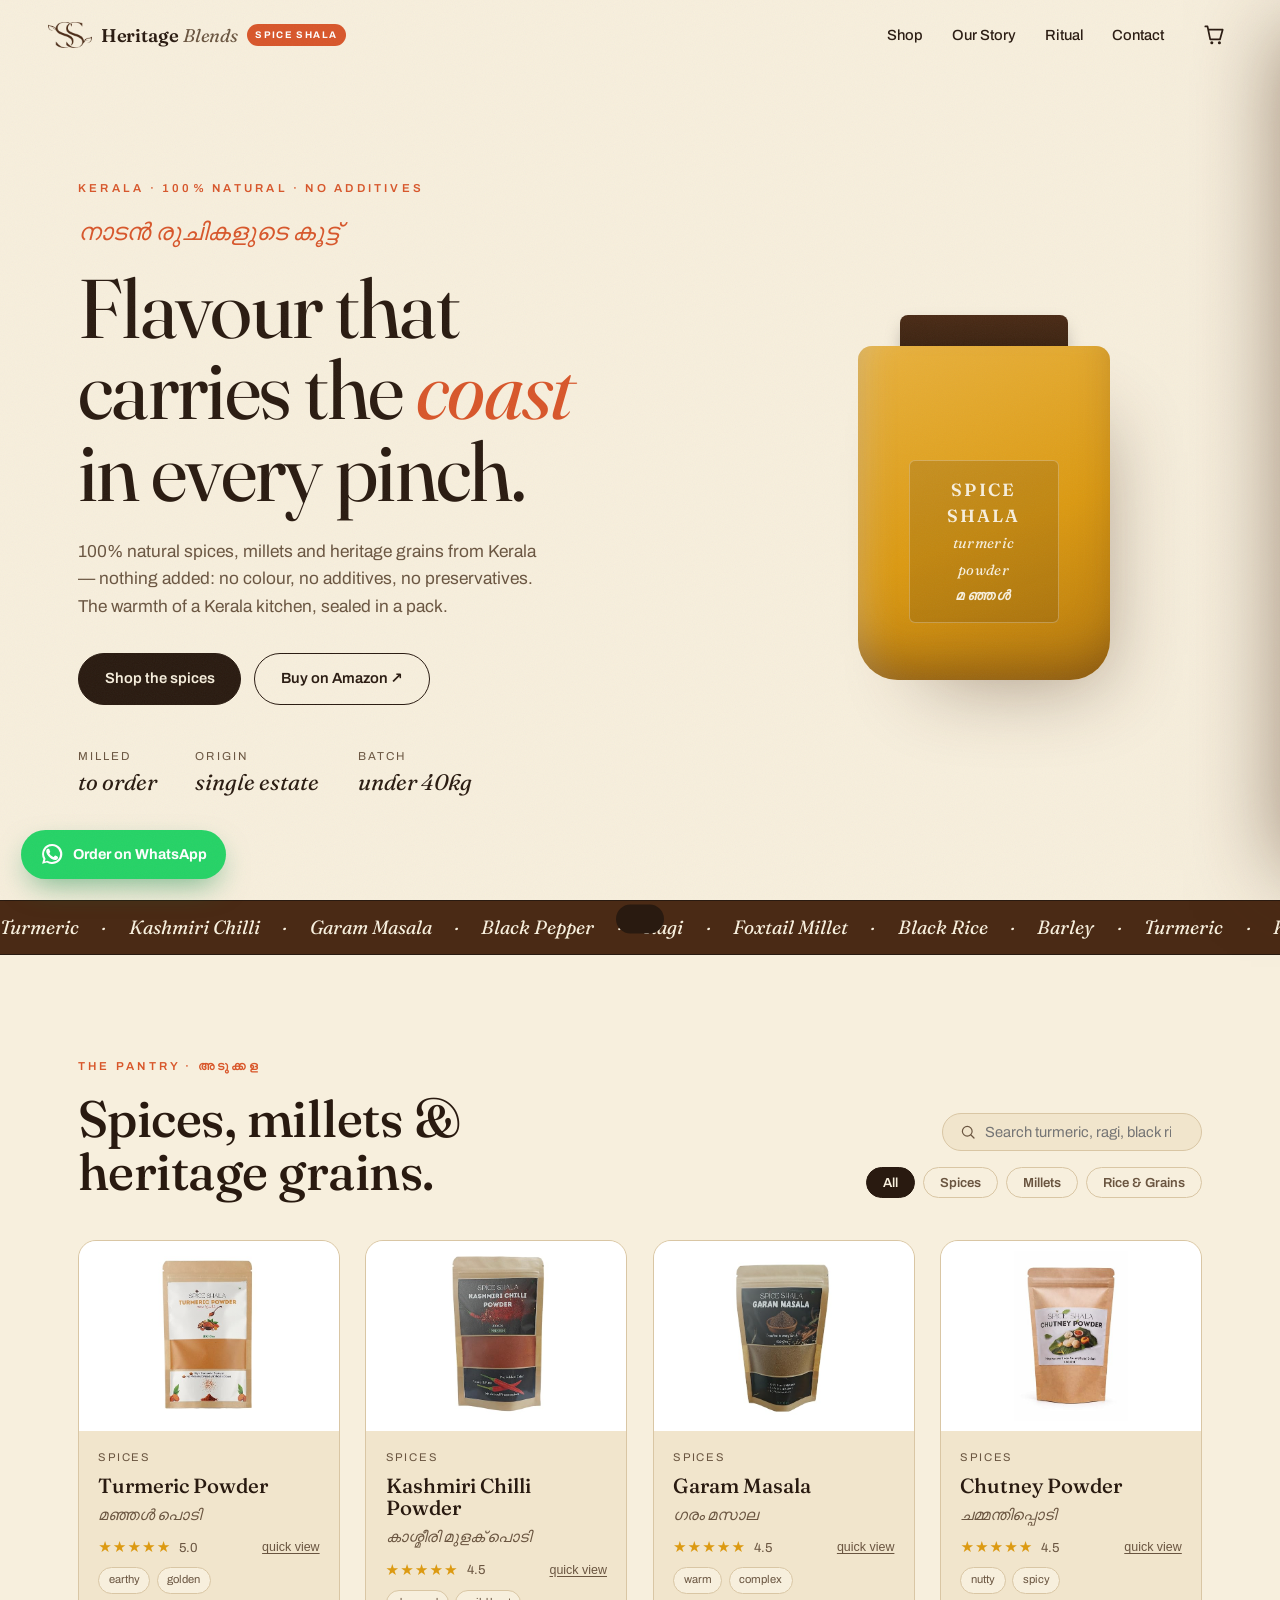
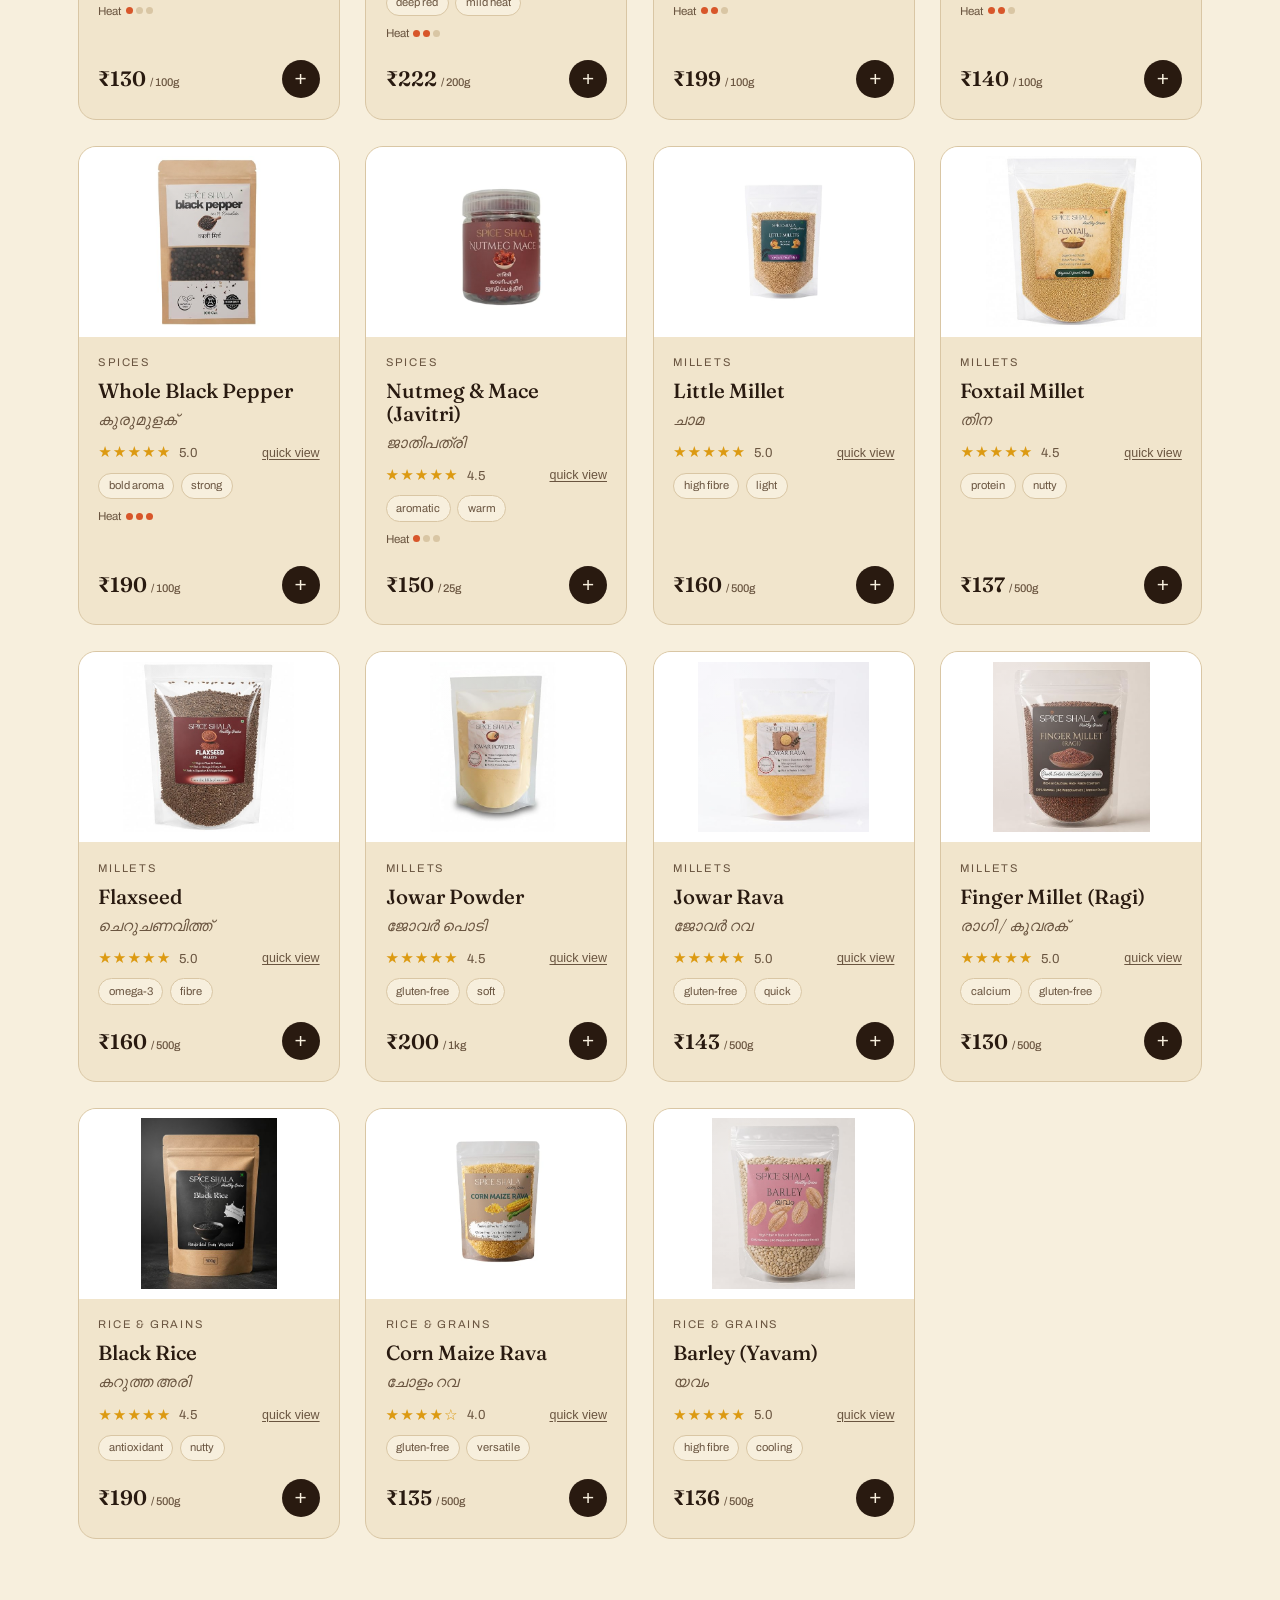
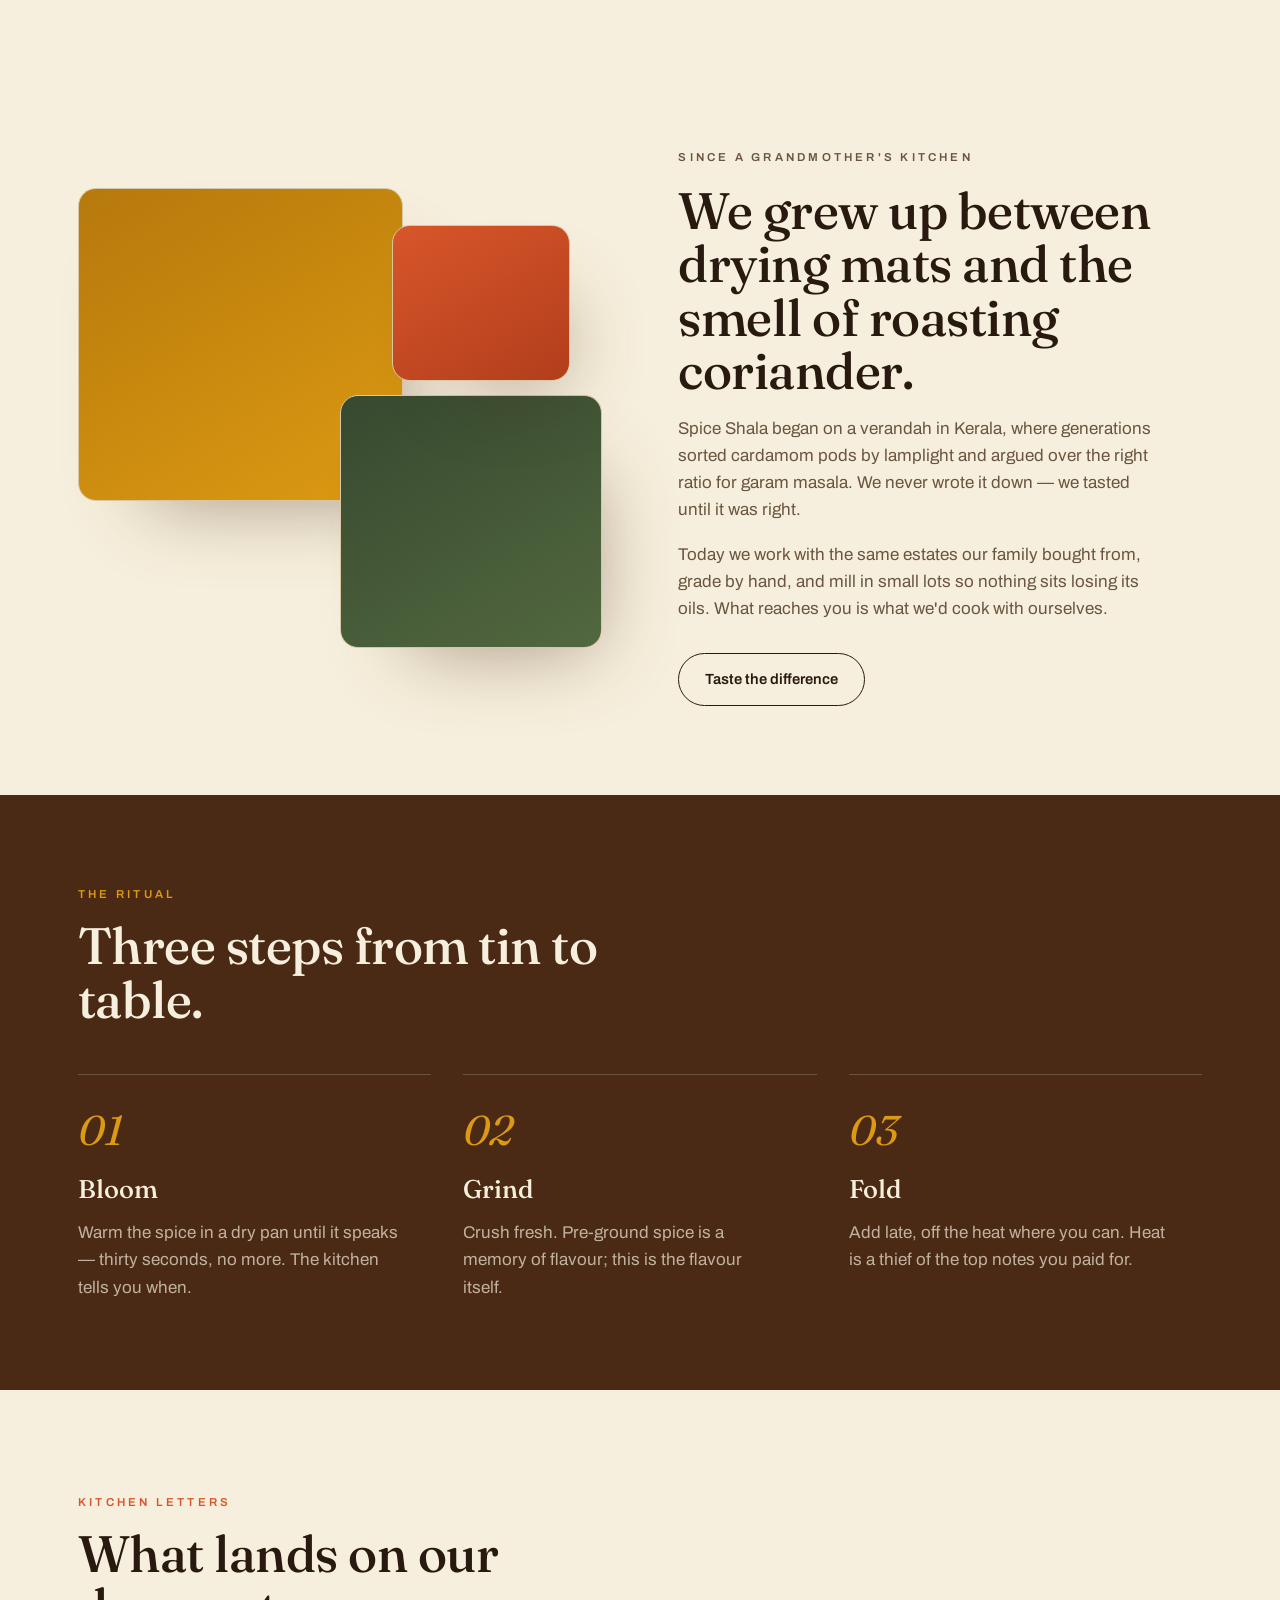
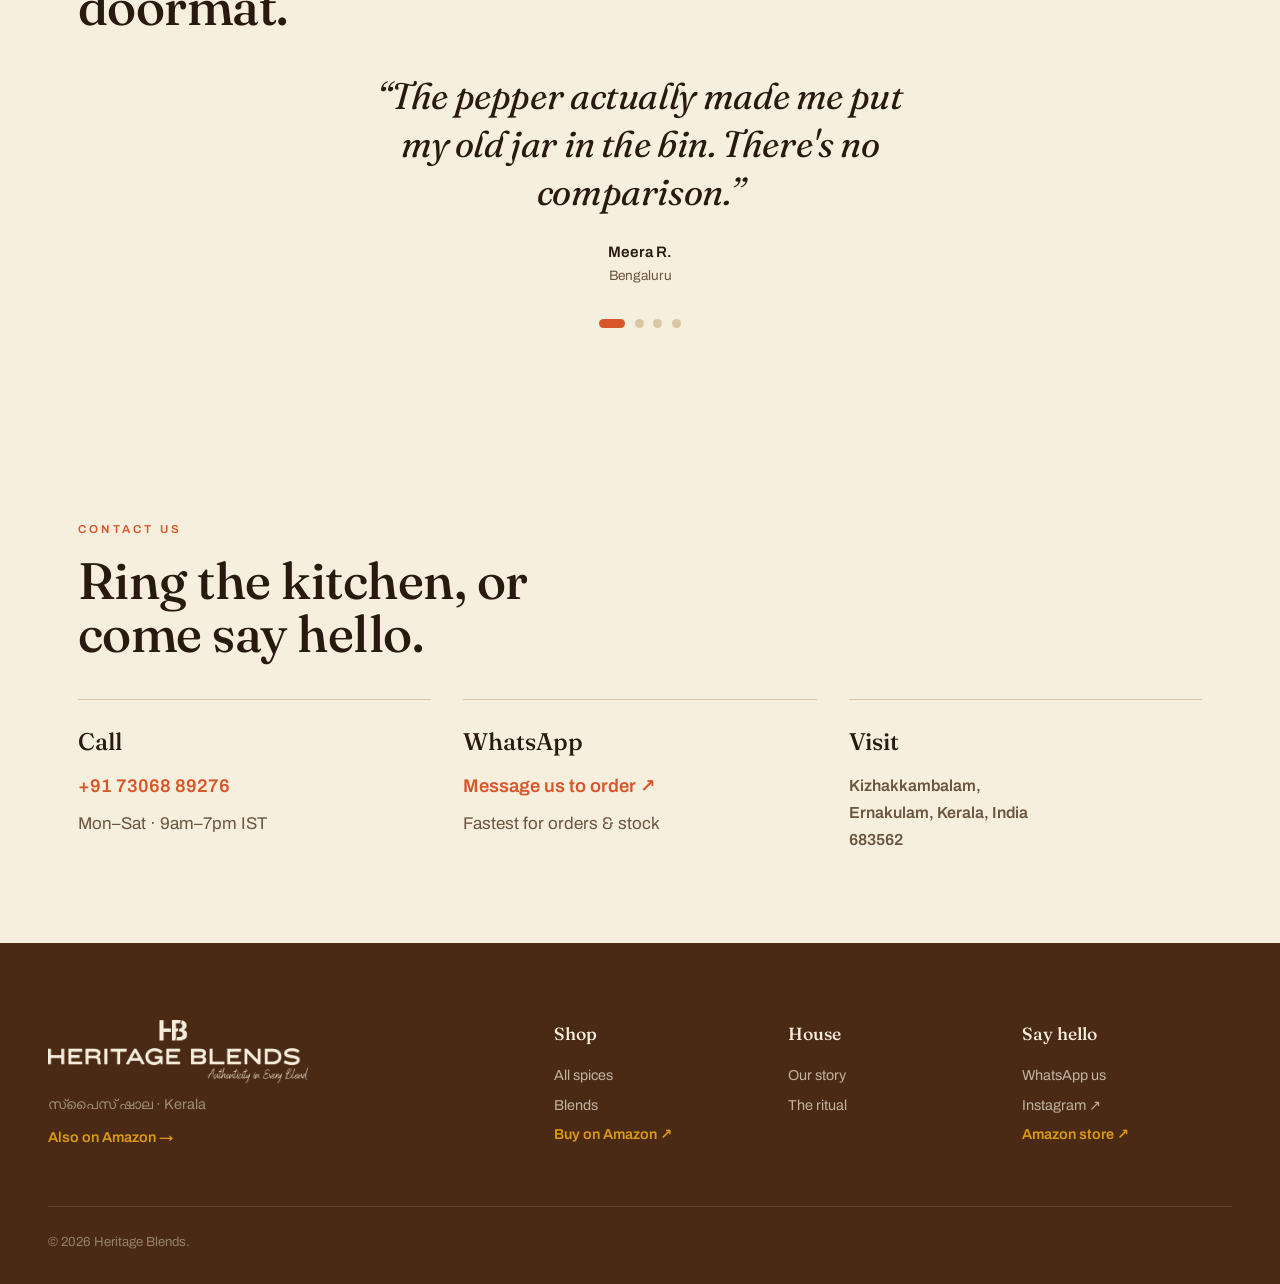
<file: index.html>
<!DOCTYPE html>
<html lang="en">
<head>
<meta charset="UTF-8" />
<meta name="viewport" content="width=device-width, initial-scale=1.0" />
<title>Spice Shala — Kerala Spices · Heritage Blends</title>
<meta name="description" content="Spice Shala, a Heritage Blends brand: small-batch Kerala spices, hand-graded and stone-milled. Cardamom, Malabar pepper, garam masala and more — ground to order." />
<link rel="canonical" href="https://heritageblends.github.io/" />
<meta name="theme-color" content="#4a2a15" />
<link rel="icon" href="assets/favicon.png" type="image/png" />
<link rel="apple-touch-icon" href="assets/apple-touch-icon.png" />
<meta property="og:type" content="website" />
<meta property="og:title" content="Spice Shala — Kerala Spices · Heritage Blends" />
<meta property="og:description" content="100% natural Kerala spices, millets and heritage grains — nothing added. Milled to order." />
<meta property="og:url" content="https://heritageblends.github.io/" />
<meta property="og:image" content="https://heritageblends.github.io/assets/og-cover.jpg" />
<meta name="twitter:card" content="summary_large_image" />
<meta name="twitter:title" content="Spice Shala — Kerala Spices · Heritage Blends" />
<meta name="twitter:description" content="100% natural Kerala spices, millets and heritage grains — nothing added." />
<meta name="twitter:image" content="https://heritageblends.github.io/assets/og-cover.jpg" />
<noscript><style>.reveal{opacity:1;transform:none}</style></noscript>
<script type="application/ld+json">
{"@context":"https://schema.org","@type":"Store","name":"Spice Shala","brand":"Heritage Blends","url":"https://heritageblends.github.io/","image":"https://heritageblends.github.io/assets/turmeric.jpg","logo":"https://heritageblends.github.io/assets/favicon.png","description":"Small-batch Kerala spices, millets and heritage grains — 100% natural, milled to order.","telephone":"+917306889276","address":{"@type":"PostalAddress","streetAddress":"Kizhakkambalam","addressLocality":"Ernakulam","addressRegion":"Kerala","postalCode":"683562","addressCountry":"IN"},"sameAs":["https://www.instagram.com/heritageblends_26","https://www.amazon.in/stores/page/A7D6D321-57EE-4AC2-9443-A8E4D26991DD"]}
</script>
<link rel="preconnect" href="https://fonts.googleapis.com" />
<link rel="preconnect" href="https://fonts.gstatic.com" crossorigin />
<link href="https://fonts.googleapis.com/css2?family=Fraunces:ital,opsz,wght@0,9..144,400;0,9..144,500;0,9..144,600;1,9..144,500&family=Archivo:wght@400;500;600;700&display=swap" rel="stylesheet" />
<link rel="stylesheet" href="styles.css" />
</head>
<body data-page="home">

<main id="top">
  <section class="hero">
    <div class="hero__specks" id="specks" aria-hidden="true"></div>
    <div class="hero__inner">
      <p class="eyebrow reveal">Kerala · 100% natural · no additives</p>
      <p class="hero__ml reveal" lang="ml">നാടൻ രുചികളുടെ കൂട്ട്</p>
      <h1 class="hero__title reveal">
        <span>Flavour that</span>
        <span>carries the <em>coast</em></span>
        <span>in every pinch.</span>
      </h1>
      <p class="hero__lede reveal">100% natural spices, millets and heritage grains from Kerala — nothing added: no colour, no additives, no preservatives. The warmth of a Kerala kitchen, sealed in a pack.</p>
      <div class="hero__cta reveal">
        <a href="#shop" class="btn btn--solid">Shop the spices</a>
        <a href="https://www.amazon.in/stores/page/A7D6D321-57EE-4AC2-9443-A8E4D26991DD" target="_blank" rel="noopener" class="btn btn--ghost">Buy on Amazon ↗</a>
      </div>
      <dl class="hero__stats reveal">
        <div><dt>Milled</dt><dd>to order</dd></div>
        <div><dt>Origin</dt><dd>single estate</dd></div>
        <div><dt>Batch</dt><dd>under 40kg</dd></div>
      </dl>
    </div>
    <div class="hero__jar reveal" aria-hidden="true">
      <div class="jar">
        <span class="jar__lid"></span>
        <span class="jar__body"></span>
        <span class="jar__label">SPICE SHALA<br><small>turmeric powder</small><span class="jar__ml" lang="ml">മഞ്ഞൾ</span></span>
      </div>
    </div>
  </section>

  <section class="marquee" aria-hidden="true">
    <div class="marquee__track">
      <span>Turmeric</span><span>·</span><span>Kashmiri Chilli</span><span>·</span><span>Garam Masala</span><span>·</span><span>Black Pepper</span><span>·</span><span>Ragi</span><span>·</span><span>Foxtail Millet</span><span>·</span><span>Black Rice</span><span>·</span><span>Barley</span><span>·</span>
      <span>Turmeric</span><span>·</span><span>Kashmiri Chilli</span><span>·</span><span>Garam Masala</span><span>·</span><span>Black Pepper</span><span>·</span><span>Ragi</span><span>·</span><span>Foxtail Millet</span><span>·</span><span>Black Rice</span><span>·</span><span>Barley</span><span>·</span>
    </div>
  </section>

  <section class="shop" id="shop">
    <div class="shop__head">
      <div class="reveal">
        <p class="eyebrow">The pantry · <span lang="ml">അടുക്കള</span></p>
        <h2 class="section-title">Spices, millets &amp; heritage grains.</h2>
      </div>
      <div class="shop__tools reveal">
        <div class="search">
          <svg viewBox="0 0 24 24" aria-hidden="true"><circle cx="11" cy="11" r="6.5" fill="none" stroke="currentColor" stroke-width="1.6"/><path d="M16 16l4 4" stroke="currentColor" stroke-width="1.6" stroke-linecap="round"/></svg>
          <input type="search" id="search" placeholder="Search turmeric, ragi, black rice…" aria-label="Search spices" />
        </div>
        <div class="filters" id="filters" role="group" aria-label="Filter by type"></div>
      </div>
    </div>
    <div class="grid" id="grid"></div>
    <p class="grid__empty" id="gridEmpty" hidden>No spice by that name — try “pepper”.</p>
  </section>

  <section class="story" id="story">
    <div class="story__art reveal" aria-hidden="true">
      <div class="story__tile t1"></div>
      <div class="story__tile t2"></div>
      <div class="story__tile t3"></div>
    </div>
    <div class="story__copy reveal">
      <p class="eyebrow">Since a grandmother's kitchen</p>
      <h2 class="section-title">We grew up between drying mats and the smell of roasting coriander.</h2>
      <p>Spice Shala began on a verandah in Kerala, where generations sorted cardamom pods by lamplight and argued over the right ratio for garam masala. We never wrote it down — we tasted until it was right.</p>
      <p>Today we work with the same estates our family bought from, grade by hand, and mill in small lots so nothing sits losing its oils. What reaches you is what we'd cook with ourselves.</p>
      <a href="#shop" class="btn btn--ghost">Taste the difference</a>
    </div>
  </section>

  <section class="ritual" id="ritual">
    <div class="ritual__head reveal">
      <p class="eyebrow">The ritual</p>
      <h2 class="section-title">Three steps from tin to table.</h2>
    </div>
    <ol class="ritual__steps">
      <li class="reveal"><span class="ritual__num">01</span><h3>Bloom</h3><p>Warm the spice in a dry pan until it speaks — thirty seconds, no more. The kitchen tells you when.</p></li>
      <li class="reveal"><span class="ritual__num">02</span><h3>Grind</h3><p>Crush fresh. Pre-ground spice is a memory of flavour; this is the flavour itself.</p></li>
      <li class="reveal"><span class="ritual__num">03</span><h3>Fold</h3><p>Add late, off the heat where you can. Heat is a thief of the top notes you paid for.</p></li>
    </ol>
  </section>

  <section class="voices">
    <div class="voices__head reveal"><p class="eyebrow">Kitchen letters</p><h2 class="section-title">What lands on our doormat.</h2></div>
    <div class="voices__track" id="voices" aria-live="polite"></div>
    <div class="voices__dots" id="voiceDots" role="tablist" aria-label="Testimonials"></div>
  </section>

  <section class="contact" id="contact">
    <div class="contact__head reveal">
      <p class="eyebrow">Contact us</p>
      <h2 class="section-title">Ring the kitchen, or come say hello.</h2>
    </div>
    <div class="contact__grid">
      <div class="contact__card reveal">
        <h3>Call</h3>
        <a href="tel:+917306889276">+91 73068 89276</a>
        <p>Mon–Sat · 9am–7pm IST</p>
      </div>
      <div class="contact__card reveal">
        <h3>WhatsApp</h3>
        <a href="https://wa.me/917306889276" target="_blank" rel="noopener">Message us to order ↗</a>
        <p>Fastest for orders &amp; stock</p>
      </div>
      <div class="contact__card reveal">
        <h3>Visit</h3>
        <a href="https://www.google.com/maps/search/?api=1&amp;query=Kizhakkambalam+Ernakulam+Kerala+683562" target="_blank" rel="noopener"><address>Kizhakkambalam,<br>Ernakulam, Kerala, India<br>683562</address></a>
      </div>
    </div>
  </section>

</main>

<script src="config.js"></script>
<script src="chrome.js"></script>
<script src="shared.js"></script>
<script src="app.js"></script>
</body>
</html>
</file>
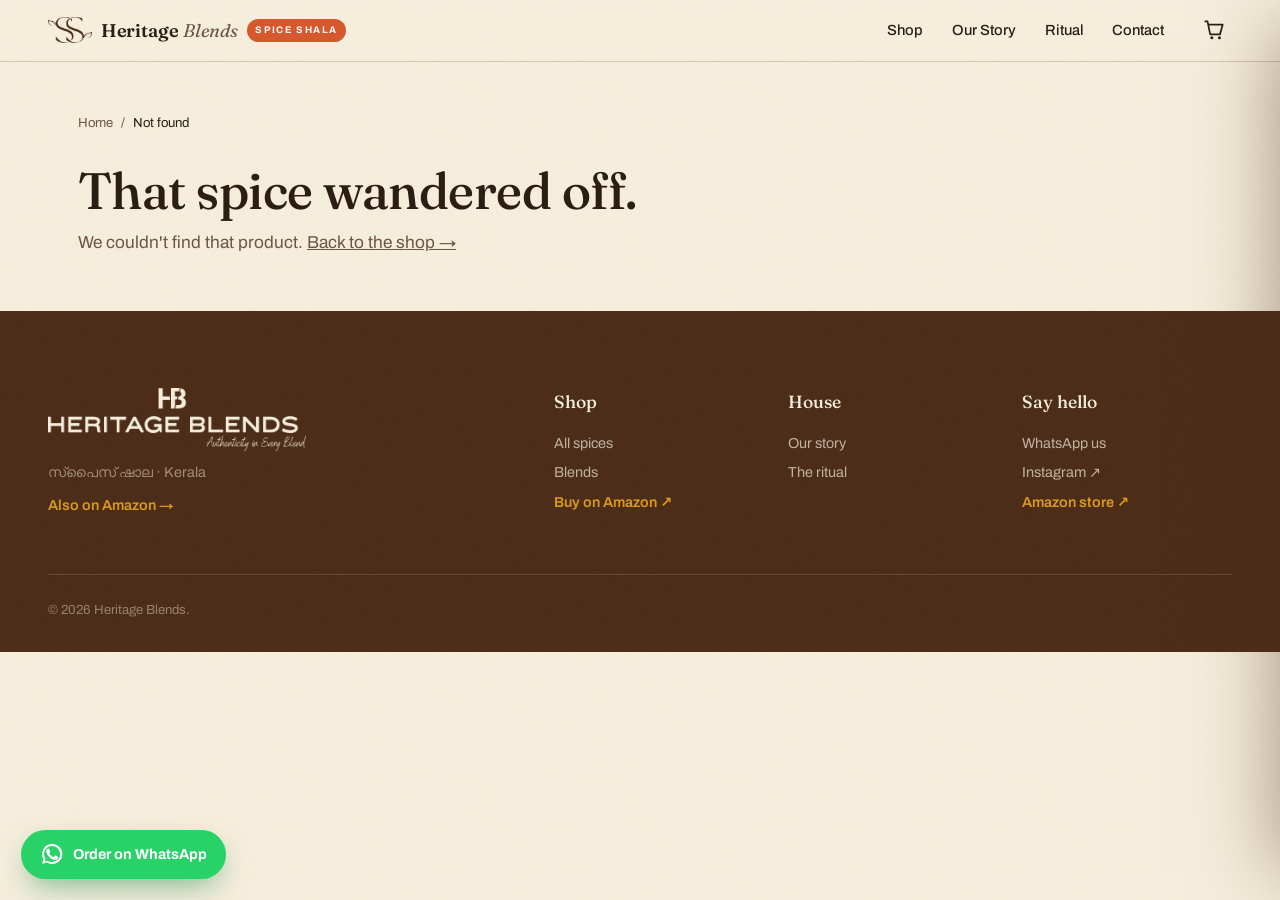
<file: product.html>
<!DOCTYPE html>
<html lang="en">
<head>
<meta charset="UTF-8" />
<meta name="viewport" content="width=device-width, initial-scale=1.0" />
<title>Spice Shala — Kerala spices · Heritage Blends</title>
<meta name="description" content="A single spice from Spice Shala, a Heritage Blends brand — hand-graded and milled to order in Kerala." />
<meta name="theme-color" content="#4a2a15" />
<link rel="icon" href="assets/favicon.png" type="image/png" />
<link rel="apple-touch-icon" href="assets/apple-touch-icon.png" />
<link rel="preconnect" href="https://fonts.googleapis.com" />
<link rel="preconnect" href="https://fonts.gstatic.com" crossorigin />
<link href="https://fonts.googleapis.com/css2?family=Fraunces:ital,opsz,wght@0,9..144,400;0,9..144,500;0,9..144,600;1,9..144,500&family=Archivo:wght@400;500;600;700&display=swap" rel="stylesheet" />
<link rel="stylesheet" href="styles.css" />
</head>
<body data-page="product">

<main id="pdp"></main>

<script src="config.js"></script>
<script src="chrome.js"></script>
<script src="shared.js"></script>
<script src="product.js"></script>
</body>
</html>
</file>
<file: styles.css>
:root {
  --cream: #f7efdd;
  --cream-2: #f1e5cc;
  --ink: #291a10;
  --ink-soft: #6a5540;
  --turmeric: #dc9a12;
  --saffron: #d8562a;
  --clove: #4a2a15;
  --cardamom: #37492f;
  --line: #d9c6a4;
  --shadow: 30px 40px 80px -40px rgba(74, 42, 21, .45);
  --radius: 18px;
  --maxw: 1220px;
  --sans: "Archivo", system-ui, sans-serif;
  --serif: "Fraunces", Georgia, serif;
}

* { box-sizing: border-box; margin: 0; padding: 0; }
html { scroll-behavior: smooth; }
body {
  background: var(--cream);
  color: var(--ink);
  font-family: var(--sans);
  font-size: clamp(15px, 1vw + 12px, 17px);
  line-height: 1.6;
  overflow-x: hidden;
}
img { max-width: 100%; display: block; }
a { color: inherit; text-decoration: none; }
.sr-only { position: absolute; width: 1px; height: 1px; overflow: hidden; clip: rect(0 0 0 0); }

.grain {
  position: fixed; inset: 0; z-index: 9999; pointer-events: none; opacity: .05;
  background-image: url("data:image/svg+xml,%3Csvg xmlns='http://www.w3.org/2000/svg' width='140' height='140'%3E%3Cfilter id='n'%3E%3CfeTurbulence type='fractalNoise' baseFrequency='.9' numOctaves='3'/%3E%3C/filter%3E%3Crect width='100%25' height='100%25' filter='url(%23n)'/%3E%3C/svg%3E");
}

.eyebrow {
  font-size: .72rem; letter-spacing: .28em; text-transform: uppercase;
  color: var(--saffron); font-weight: 600; margin-bottom: 1rem;
}
.section-title {
  font-family: var(--serif); font-weight: 500;
  font-size: clamp(1.9rem, 4vw, 3.2rem); line-height: 1.04;
  letter-spacing: -.01em; max-width: 16ch;
}

.btn {
  display: inline-flex; align-items: center; justify-content: center; gap: .5rem;
  font-family: var(--sans); font-weight: 600; font-size: .92rem;
  padding: .85rem 1.6rem; border-radius: 100px; cursor: pointer;
  border: 1.5px solid var(--ink); transition: transform .25s, background .25s, color .25s;
}
.btn--solid { background: var(--ink); color: var(--cream); }
.btn--solid:hover { background: var(--clove); transform: translateY(-2px); }
.btn--ghost { background: transparent; color: var(--ink); }
.btn--ghost:hover { background: var(--ink); color: var(--cream); transform: translateY(-2px); }
.btn--full { width: 100%; }

/* nav */
.nav {
  position: fixed; top: 0; left: 0; right: 0; z-index: 100;
  display: flex; align-items: center; justify-content: space-between;
  padding: 1rem clamp(1.1rem, 4vw, 3rem);
  transition: background .4s, box-shadow .4s, padding .4s;
}
.nav.scrolled {
  background: rgba(247, 239, 221, .82); backdrop-filter: blur(12px);
  box-shadow: 0 1px 0 var(--line); padding-top: .7rem; padding-bottom: .7rem;
}
.brand { display: flex; align-items: center; gap: .55rem; color: var(--ink); }
.brand__mark {
  width: 44px; height: 26px; flex: none; background: var(--clove);
  -webkit-mask: url("assets/mark.png") center/contain no-repeat;
  mask: url("assets/mark.png") center/contain no-repeat;
}
.brand__name { font-family: var(--serif); font-size: 1.15rem; font-weight: 600; letter-spacing: -.01em; }
.brand__name em { font-style: italic; font-weight: 400; color: var(--ink-soft); margin-left: .25em; }
.nav__links { display: flex; gap: 1.8rem; margin-left: auto; margin-right: 2rem; }
.nav__links a { font-size: .92rem; font-weight: 500; position: relative; }
.nav__links a::after {
  content: ""; position: absolute; left: 0; bottom: -4px; height: 1.5px; width: 0;
  background: var(--saffron); transition: width .3s;
}
.nav__links a:hover::after { width: 100%; }
.cart-btn { position: relative; background: none; border: none; cursor: pointer; color: var(--ink); padding: .3rem; }
.cart-btn svg { width: 26px; height: 26px; }
.cart-btn__count {
  position: absolute; top: -4px; right: -6px; min-width: 19px; height: 19px; padding: 0 4px;
  background: var(--saffron); color: #fff; border-radius: 100px;
  font-size: .68rem; font-weight: 700; display: grid; place-items: center;
  transition: transform .3s;
}
.cart-btn__count[data-empty="true"] { transform: scale(0); }

/* hero */
.hero {
  position: relative; min-height: 100vh;
  display: grid; grid-template-columns: 1.2fr .8fr; align-items: center; gap: 2rem;
  max-width: var(--maxw); margin: 0 auto; padding: 8rem clamp(1.1rem, 4vw, 3rem) 3rem;
}
.hero__specks { position: absolute; inset: 0; overflow: hidden; z-index: 0; pointer-events: none; }
.speck {
  position: absolute; bottom: -20px; border-radius: 50%; opacity: .5;
  width: var(--size); height: var(--size); left: var(--x); background: var(--bg);
  animation: float linear infinite; animation-duration: var(--dur); animation-delay: var(--delay);
}
@keyframes float {
  from { transform: translateY(0) rotate(0); }
  to   { transform: translateY(-120vh) rotate(360deg); }
}
.hero__inner { position: relative; z-index: 1; }
.hero__title {
  font-family: var(--serif); font-weight: 400;
  font-size: clamp(2.6rem, 6.5vw, 5.4rem); line-height: .98; letter-spacing: -.02em;
  margin-bottom: 1.6rem;
}
.hero__title span { display: block; }
.hero__title em { font-style: italic; color: var(--saffron); }
.hero__lede { max-width: 46ch; color: var(--ink-soft); font-size: 1.08rem; margin-bottom: 2rem; }
.hero__cta { display: flex; gap: .8rem; flex-wrap: wrap; margin-bottom: 2.6rem; }
.hero__stats { display: flex; gap: 2.4rem; }
.hero__stats dt { font-size: .72rem; letter-spacing: .18em; text-transform: uppercase; color: var(--ink-soft); }
.hero__stats dd { font-family: var(--serif); font-size: 1.4rem; font-style: italic; }

.hero__jar { position: relative; z-index: 1; display: grid; place-items: center; }
.jar {
  position: relative; width: min(300px, 70vw); height: min(380px, 88vw);
  animation: bob 6s ease-in-out infinite;
}
@keyframes bob { 0%,100% { transform: translateY(0) rotate(-2deg); } 50% { transform: translateY(-16px) rotate(2deg); } }
.jar__body {
  position: absolute; inset: 12% 8% 0; border-radius: 14px 14px 40px 40px;
  background: linear-gradient(160deg, #e9b23e, var(--turmeric) 55%, #b6790c);
  box-shadow: var(--shadow), inset 0 -30px 50px -20px rgba(74,42,21,.5), inset 30px 0 40px -30px #fff6;
}
.jar__lid {
  position: absolute; top: 4%; left: 22%; right: 22%; height: 12%;
  background: linear-gradient(var(--clove), #35200f); border-radius: 8px 8px 4px 4px;
  box-shadow: 0 8px 20px -6px rgba(0,0,0,.4);
}
.jar__label {
  position: absolute; top: 42%; left: 50%; transform: translateX(-50%);
  text-align: center; font-family: var(--serif); font-weight: 600; letter-spacing: .12em;
  color: var(--cream); font-size: 1.1rem; line-height: 1.5;
  background: rgba(41,26,16,.14); padding: 1rem 1.4rem; border-radius: 6px; border: 1px solid #fff4;
}
.jar__label small { font-style: italic; font-weight: 400; letter-spacing: .02em; }

/* marquee */
.marquee { overflow: hidden; border-block: 1.5px solid var(--ink); background: var(--clove); color: var(--cream); padding: .7rem 0; }
.marquee__track { display: flex; gap: 1.4rem; white-space: nowrap; width: max-content; animation: scroll 34s linear infinite; }
.marquee__track span { font-family: var(--serif); font-style: italic; font-size: 1.2rem; }
@keyframes scroll { to { transform: translateX(-50%); } }

/* shop */
.shop { max-width: var(--maxw); margin: 0 auto; padding: clamp(4rem, 8vw, 7rem) clamp(1.1rem, 4vw, 3rem); }
.shop__head { display: flex; justify-content: space-between; align-items: flex-end; gap: 2rem; flex-wrap: wrap; margin-bottom: 2.6rem; }
.shop__tools { display: flex; flex-direction: column; gap: 1rem; align-items: flex-end; }
.search { display: flex; align-items: center; gap: .5rem; background: var(--cream-2); border: 1.5px solid var(--line); border-radius: 100px; padding: .55rem 1rem; }
.search svg { width: 18px; height: 18px; color: var(--ink-soft); }
.search input { background: none; border: none; outline: none; font-family: var(--sans); font-size: .92rem; color: var(--ink); min-width: 200px; }
.search__clear { background: none; border: none; cursor: pointer; color: var(--ink-soft); font-size: 1.2rem; line-height: 1; padding: 0 .2rem; }
.search__clear:hover { color: var(--saffron); }
.filters { display: flex; gap: .5rem; flex-wrap: wrap; }
.chip {
  font-family: var(--sans); font-size: .82rem; font-weight: 600; padding: .45rem 1rem;
  border-radius: 100px; border: 1.5px solid var(--line); background: transparent; color: var(--ink-soft);
  cursor: pointer; transition: all .2s;
}
.chip:hover { border-color: var(--ink); color: var(--ink); }
.chip.active { background: var(--ink); border-color: var(--ink); color: var(--cream); }

.grid { display: grid; grid-template-columns: repeat(auto-fill, minmax(250px, 1fr)); gap: 1.6rem; }
.card {
  position: relative; background: var(--cream-2); border: 1.5px solid var(--line); border-radius: var(--radius);
  overflow: hidden; display: flex; flex-direction: column; transition: transform .3s, box-shadow .3s, border-color .3s;
}
.card:hover { transform: translateY(-6px); box-shadow: var(--shadow); border-color: var(--turmeric); }
.card__art { height: 190px; position: relative; cursor: pointer; overflow: hidden; }
.card__art::after {
  content: ""; position: absolute; inset: 0;
  background: radial-gradient(circle at 30% 25%, #ffffff55, transparent 45%);
}
.card__body { padding: 1.1rem 1.2rem 1.3rem; display: flex; flex-direction: column; gap: .5rem; flex: 1; }
.card__type { font-size: .7rem; letter-spacing: .16em; text-transform: uppercase; color: var(--ink-soft); }
.card__name { font-family: var(--serif); font-size: 1.28rem; font-weight: 500; line-height: 1.1; color: var(--ink); transition: color .2s; }
.card__name:hover { color: var(--saffron); }
.card__rating { display: flex; align-items: center; gap: .5rem; font-size: .82rem; color: var(--ink-soft); }
.stars { color: var(--turmeric); letter-spacing: 1px; font-size: .95rem; }
.card__quick { background: none; border: none; color: var(--ink-soft); font-size: .78rem; cursor: pointer; text-decoration: underline; text-underline-offset: 2px; padding: 0; margin-left: auto; }
.card__quick:hover { color: var(--saffron); }
.card__tags { display: flex; gap: .4rem; flex-wrap: wrap; }
.tag { font-size: .7rem; background: var(--cream); border: 1px solid var(--line); border-radius: 100px; padding: .2rem .6rem; color: var(--ink-soft); }
.heat { display: flex; align-items: center; gap: .3rem; font-size: .72rem; color: var(--ink-soft); }
.heat__dots { display: flex; gap: 3px; }
.heat__dot { width: 7px; height: 7px; border-radius: 50%; background: var(--line); }
.heat__dot.on { background: var(--saffron); }
.card__foot { margin-top: auto; display: flex; align-items: center; justify-content: space-between; padding-top: .6rem; }
.card__price { font-family: var(--serif); font-size: 1.3rem; font-weight: 600; }
.card__price small { font-size: .7rem; font-family: var(--sans); color: var(--ink-soft); font-weight: 500; }
.card__add {
  background: var(--ink); color: var(--cream); border: none; border-radius: 100px;
  width: 38px; height: 38px; font-size: 1.3rem; cursor: pointer; display: grid; place-items: center;
  transition: transform .2s, background .2s;
}
.card__add:hover { background: var(--saffron); transform: rotate(90deg); }
.grid__empty { text-align: center; padding: 3rem; font-family: var(--serif); font-style: italic; font-size: 1.4rem; color: var(--ink-soft); }

/* story */
.story { max-width: var(--maxw); margin: 0 auto; padding: clamp(3rem, 7vw, 6rem) clamp(1.1rem, 4vw, 3rem); display: grid; grid-template-columns: 1fr 1fr; gap: clamp(2rem, 6vw, 5rem); align-items: center; }
.story__art { position: relative; height: 460px; }
.story__tile { position: absolute; border-radius: var(--radius); box-shadow: var(--shadow); border: 1.5px solid var(--line); }
.story__tile.t1 { width: 62%; height: 68%; top: 0; left: 0; background: linear-gradient(150deg, #b6790c, var(--turmeric)); }
.story__tile.t2 { width: 50%; height: 55%; bottom: 0; right: 0; background: linear-gradient(150deg, var(--cardamom), #52683f); z-index: 2; }
.story__tile.t3 { width: 34%; height: 34%; top: 8%; right: 6%; background: linear-gradient(150deg, var(--saffron), #b23e1c); z-index: 3; }
.story__copy p { color: var(--ink-soft); margin: 1.1rem 0; max-width: 48ch; }
.story__copy .section-title { max-width: 20ch; }
.story__copy .btn { margin-top: .8rem; }

/* ritual */
.ritual { background: var(--clove); color: var(--cream); }
.ritual__head { max-width: var(--maxw); margin: 0 auto; padding: clamp(3.5rem, 7vw, 6rem) clamp(1.1rem, 4vw, 3rem) 1rem; }
.ritual__head .eyebrow { color: var(--turmeric); }
.ritual__head .section-title { color: var(--cream); }
.ritual__steps { max-width: var(--maxw); margin: 0 auto; padding: 2rem clamp(1.1rem, 4vw, 3rem) clamp(3.5rem, 7vw, 6rem); display: grid; grid-template-columns: repeat(3, 1fr); gap: 2rem; list-style: none; }
.ritual__steps li { border-top: 1.5px solid #ffffff30; padding-top: 1.4rem; }
.ritual__num { font-family: var(--serif); font-style: italic; font-size: 2.6rem; color: var(--turmeric); }
.ritual__steps h3 { font-family: var(--serif); font-size: 1.6rem; font-weight: 500; margin: .3rem 0 .6rem; }
.ritual__steps p { color: #f7efddb0; max-width: 32ch; }

/* voices */
.voices { max-width: var(--maxw); margin: 0 auto; padding: clamp(4rem, 8vw, 7rem) clamp(1.1rem, 4vw, 3rem); overflow: hidden; }
.voices__head { margin-bottom: 2.4rem; }
.voices__track { display: flex; transition: transform .6s cubic-bezier(.6,0,.2,1); }
.voice { min-width: 100%; padding: 0 clamp(0, 8vw, 4rem); text-align: center; }
.voice blockquote { font-family: var(--serif); font-style: italic; font-size: clamp(1.4rem, 3.2vw, 2.3rem); line-height: 1.3; letter-spacing: -.01em; max-width: 24ch; margin: 0 auto 1.4rem; }
.voice cite { font-style: normal; font-weight: 600; font-size: .95rem; }
.voice cite span { display: block; color: var(--ink-soft); font-weight: 400; font-size: .85rem; }
.voices__dots { display: flex; justify-content: center; gap: .6rem; margin-top: 2rem; }
.vdot { width: 9px; height: 9px; border-radius: 50%; border: none; background: var(--line); cursor: pointer; transition: all .3s; padding: 0; }
.vdot.active { background: var(--saffron); width: 26px; border-radius: 100px; }

/* contact */
.contact { max-width: var(--maxw); margin: 0 auto; padding: clamp(3.5rem, 7vw, 6rem) clamp(1.1rem, 4vw, 3rem); }
.contact__head { margin-bottom: 2.4rem; }
.contact__grid { display: grid; grid-template-columns: repeat(3, 1fr); gap: 2rem; }
.contact__card { border-top: 1.5px solid var(--line); padding-top: 1.4rem; }
.contact__card h3 { font-family: var(--serif); font-weight: 500; font-size: 1.5rem; margin-bottom: .7rem; }
.contact__card a { font-size: 1.15rem; font-weight: 600; color: var(--saffron); }
.contact__card a:hover { text-decoration: underline; }
.contact__card p, .contact__card address { color: var(--ink-soft); font-style: normal; margin-top: .5rem; line-height: 1.7; }
.contact__card address { font-size: 1rem; }
.contact__card a:hover address { color: var(--saffron); }

/* footer */
.footer { background: var(--clove); color: var(--cream); padding: clamp(3rem,6vw,5rem) clamp(1.1rem,4vw,3rem) 2rem; display: grid; grid-template-columns: 1.4fr 2fr; gap: 2rem; max-width: 100%; }
.footer__wordmark {
  display: block; width: min(260px, 70%); aspect-ratio: 1200 / 293; background: var(--cream);
  -webkit-mask: url("assets/wordmark.png") left center/contain no-repeat;
  mask: url("assets/wordmark.png") left center/contain no-repeat;
}
.footer__brand p { color: #f7efdd80; margin-top: .6rem; font-size: .9rem; }
.footer__cols { display: grid; grid-template-columns: repeat(3, 1fr); gap: 1.5rem; }
.footer__cols h4 { font-family: var(--serif); font-weight: 500; font-size: 1.1rem; margin-bottom: .8rem; }
.footer__cols a { display: block; color: #f7efddb0; font-size: .9rem; padding: .2rem 0; transition: color .2s; }
.footer__cols a:hover { color: var(--turmeric); }
.footer__note { grid-column: 1 / -1; border-top: 1px solid #ffffff20; margin-top: 1.5rem; padding-top: 1.5rem; font-size: .82rem; color: #f7efdd70; }

/* drawer + modal */
.scrim { position: fixed; inset: 0; background: rgba(41,26,16,.5); z-index: 200; opacity: 0; animation: fade .3s forwards; }
@keyframes fade { to { opacity: 1; } }
.drawer {
  position: fixed; top: 0; right: 0; bottom: 0; width: min(420px, 92vw); z-index: 300;
  background: var(--cream); box-shadow: -30px 0 80px -30px rgba(74,42,21,.5);
  transform: translateX(100%); transition: transform .4s cubic-bezier(.6,0,.2,1);
  display: flex; flex-direction: column;
}
.drawer.open { transform: translateX(0); }
.drawer__head { display: flex; justify-content: space-between; align-items: center; padding: 1.6rem; border-bottom: 1.5px solid var(--line); }
.drawer__head h2 { font-family: var(--serif); font-weight: 500; font-size: 1.5rem; }
.drawer__close { background: none; border: none; font-size: 2rem; line-height: 1; cursor: pointer; color: var(--ink); }
.drawer__items { flex: 1; overflow-y: auto; padding: 1rem 1.6rem; display: flex; flex-direction: column; gap: 1rem; }
.line { display: grid; grid-template-columns: 56px 1fr auto; gap: .9rem; align-items: center; }
.line__art { width: 56px; height: 56px; border-radius: 12px; }
.line__name { font-family: var(--serif); font-size: 1.05rem; font-weight: 500; }
.line__price { font-size: .82rem; color: var(--ink-soft); }
.line__qty { display: flex; align-items: center; gap: .5rem; margin-top: .3rem; }
.line__qty button { width: 24px; height: 24px; border-radius: 50%; border: 1.5px solid var(--line); background: none; cursor: pointer; font-size: 1rem; line-height: 1; color: var(--ink); display: grid; place-items: center; }
.line__qty button:hover { border-color: var(--ink); }
.line__qty span { min-width: 20px; text-align: center; font-weight: 600; font-size: .9rem; }
.line__sum { font-family: var(--serif); font-weight: 600; }
.line__rm { background: none; border: none; color: var(--ink-soft); font-size: .75rem; cursor: pointer; text-decoration: underline; padding: 0; margin-top: .3rem; }
.line__rm:hover { color: var(--saffron); }
.drawer__empty { flex: 1; display: grid; place-content: center; text-align: center; gap: .4rem; }
.drawer__empty p { font-family: var(--serif); font-style: italic; font-size: 1.4rem; }
.drawer__empty span { color: var(--ink-soft); font-size: .9rem; }
.drawer__foot { padding: 1.4rem 1.6rem; border-top: 1.5px solid var(--line); }
.drawer__total { display: flex; justify-content: space-between; align-items: baseline; margin-bottom: 1rem; }
.drawer__total strong { font-family: var(--serif); font-size: 1.6rem; }
.drawer__fineprint { text-align: center; font-size: .75rem; color: var(--ink-soft); margin-top: .6rem; }
.drawer__clear { display: block; margin: .6rem auto 0; background: none; border: none; cursor: pointer; color: var(--ink-soft); font-size: .78rem; text-decoration: underline; text-underline-offset: 2px; }
.drawer__clear:hover { color: var(--saffron); }

.modal { position: fixed; inset: 0; z-index: 400; display: grid; place-items: center; padding: 1.5rem; opacity: 0; pointer-events: none; transition: opacity .3s; background: rgba(41,26,16,.5); }
.modal.open { opacity: 1; pointer-events: auto; }
.modal__card { background: var(--cream); border-radius: 24px; max-width: 720px; width: 100%; overflow: hidden; display: grid; grid-template-columns: 1fr 1fr; box-shadow: var(--shadow); transform: scale(.94); transition: transform .3s; max-height: 90vh; }
.modal.open .modal__card { transform: scale(1); }
.modal__art { position: relative; min-height: 320px; }
.modal__body { padding: 2rem; display: flex; flex-direction: column; gap: .8rem; overflow-y: auto; }
.modal__close { position: absolute; top: 1rem; right: 1rem; background: var(--cream); border: none; width: 34px; height: 34px; border-radius: 50%; font-size: 1.3rem; cursor: pointer; z-index: 2; }
.modal__type { font-size: .7rem; letter-spacing: .16em; text-transform: uppercase; color: var(--saffron); }
.modal__name { font-family: var(--serif); font-size: 2rem; font-weight: 500; line-height: 1; }
.modal__desc { color: var(--ink-soft); }
.modal__price { font-family: var(--serif); font-size: 1.8rem; font-weight: 600; }
.modal__price small { font-size: .8rem; font-family: var(--sans); color: var(--ink-soft); }

.toast { position: fixed; bottom: 1.5rem; left: 50%; transform: translate(-50%, 200%); z-index: 500; background: var(--ink); color: var(--cream); padding: .9rem 1.5rem; border-radius: 100px; font-weight: 600; font-size: .9rem; box-shadow: var(--shadow); transition: transform .4s cubic-bezier(.6,0,.2,1); }
.toast.show { transform: translate(-50%, 0); }

/* reveal */
.reveal { opacity: 0; transform: translateY(28px); transition: opacity .7s ease, transform .7s cubic-bezier(.2,.7,.3,1); }
.reveal.in { opacity: 1; transform: none; }

/* responsive */
@media (max-width: 860px) {
  .nav__links { display: none; }
  .hero { grid-template-columns: 1fr; min-height: auto; padding-top: 7rem; text-align: left; }
  .hero__jar { display: none; }
  .story { grid-template-columns: 1fr; }
  .story__art { height: 340px; }
  .ritual__steps { grid-template-columns: 1fr; }
  .contact__grid { grid-template-columns: 1fr; }
  .footer { grid-template-columns: 1fr; }
  .modal__card { grid-template-columns: 1fr; }
  .modal__art { min-height: 180px; }
  .shop__head { flex-direction: column; align-items: flex-start; }
  .shop__tools { align-items: flex-start; width: 100%; }
}
@media (prefers-reduced-motion: reduce) {
  *, *::before, *::after { animation-duration: .001s !important; transition-duration: .05s !important; }
  .reveal { opacity: 1; transform: none; }
}

/* modal actions */
.modal__actions { display: flex; gap: .6rem; flex-wrap: wrap; margin-top: .4rem; }
.modal__actions .btn { padding: .7rem 1.2rem; font-size: .85rem; }

/* ---- product detail page ---- */
.pdp { max-width: var(--maxw); margin: 0 auto; padding: 7rem clamp(1.1rem, 4vw, 3rem) 2rem; }
.crumbs { display: flex; gap: .5rem; font-size: .82rem; color: var(--ink-soft); margin-bottom: 2rem; flex-wrap: wrap; }
.crumbs a:hover { color: var(--saffron); }
.crumbs span { color: var(--ink); }
.pdp__main { display: grid; grid-template-columns: 1fr 1fr; gap: clamp(2rem, 5vw, 4rem); align-items: start; }
.pdp__art { position: relative; border-radius: 24px; aspect-ratio: 4/5; box-shadow: var(--shadow); overflow: hidden; position: sticky; top: 6rem; }
.pdp__badge { position: absolute; top: 1rem; left: 1rem; background: var(--cream); color: var(--ink); font-size: .7rem; letter-spacing: .14em; text-transform: uppercase; padding: .4rem .9rem; border-radius: 100px; font-weight: 600; }
.pdp__info .card__type { color: var(--saffron); }
.pdp__name { font-family: var(--serif); font-weight: 500; font-size: clamp(2rem, 4.5vw, 3.2rem); line-height: 1; letter-spacing: -.01em; margin: .4rem 0 .8rem; }
.pdp__rating { display: flex; align-items: center; gap: .6rem; margin-bottom: 1.2rem; }
.pdp__rating a { text-decoration: underline; text-underline-offset: 2px; color: var(--ink-soft); font-size: .85rem; }
.pdp__rating a:hover { color: var(--saffron); }
.pdp__price { font-family: var(--serif); font-size: 2rem; font-weight: 600; margin-bottom: 1.2rem; }
.pdp__price small { font-size: .85rem; font-family: var(--sans); color: var(--ink-soft); font-weight: 500; }
.pdp__desc { color: var(--ink-soft); font-size: 1.08rem; margin-bottom: 1.4rem; max-width: 52ch; }
.pdp__meta { border-top: 1.5px solid var(--line); border-bottom: 1.5px solid var(--line); padding: 1.2rem 0; margin-bottom: 1.6rem; display: grid; gap: .7rem; }
.pdp__meta div { display: grid; grid-template-columns: 130px 1fr; gap: 1rem; font-size: .92rem; }
.pdp__meta dt { color: var(--ink-soft); text-transform: uppercase; letter-spacing: .1em; font-size: .72rem; align-self: center; }
.pdp__buy { display: flex; gap: .8rem; align-items: center; flex-wrap: wrap; }
.stepper { display: flex; align-items: center; gap: 1rem; border: 1.5px solid var(--ink); border-radius: 100px; padding: .5rem 1rem; }
.stepper button { background: none; border: none; font-size: 1.3rem; cursor: pointer; line-height: 1; color: var(--ink); }
.stepper span { min-width: 20px; text-align: center; font-weight: 600; }

/* reviews */
.reviews { max-width: var(--maxw); margin: 0 auto; padding: clamp(3rem, 6vw, 5rem) clamp(1.1rem, 4vw, 3rem); }
.reviews__top { display: grid; grid-template-columns: 260px 1fr; gap: clamp(2rem, 5vw, 4rem); align-items: start; border-top: 1.5px solid var(--line); padding-top: 2.6rem; }
.reviews__summary { text-align: center; background: var(--cream-2); border: 1.5px solid var(--line); border-radius: 20px; padding: 2rem 1.5rem; position: sticky; top: 6rem; }
.reviews__avg { font-family: var(--serif); font-size: 3.6rem; font-weight: 600; line-height: 1; }
.reviews__summary .stars { font-size: 1.3rem; }
.reviews__count { color: var(--ink-soft); font-size: .9rem; margin-top: .5rem; }
.reviews__list { display: flex; flex-direction: column; gap: 1.6rem; }
.review { border-bottom: 1px solid var(--line); padding-bottom: 1.6rem; }
.review__head { display: flex; align-items: center; justify-content: space-between; gap: 1rem; margin-bottom: .5rem; flex-wrap: wrap; }
.review__who { font-weight: 700; }
.review__who .stars { font-size: .9rem; margin-left: .5rem; }
.review__date { color: var(--ink-soft); font-size: .8rem; }
.review__text { color: var(--ink-soft); }
.review__new { display: inline-block; background: var(--turmeric); color: var(--clove); font-size: .65rem; font-weight: 700; letter-spacing: .1em; text-transform: uppercase; padding: .15rem .5rem; border-radius: 100px; margin-left: .5rem; }

/* review form */
.rform { margin-top: 2.4rem; background: var(--cream-2); border: 1.5px solid var(--line); border-radius: 20px; padding: clamp(1.4rem, 3vw, 2.2rem); }
.rform h3 { font-family: var(--serif); font-weight: 500; font-size: 1.5rem; margin-bottom: 1.2rem; }
.rform label { display: block; font-size: .78rem; text-transform: uppercase; letter-spacing: .1em; color: var(--ink-soft); margin-bottom: .4rem; }
.rform input, .rform textarea { width: 100%; background: var(--cream); border: 1.5px solid var(--line); border-radius: 12px; padding: .8rem 1rem; font-family: var(--sans); font-size: .95rem; color: var(--ink); outline: none; transition: border-color .2s; }
.rform input:focus, .rform textarea:focus { border-color: var(--turmeric); }
.rform input.invalid, .rform textarea.invalid { border-color: var(--saffron); }
.rform textarea { resize: vertical; min-height: 90px; }
.rform__row { margin-bottom: 1.1rem; }
.star-pick { display: inline-flex; flex-direction: row-reverse; gap: .2rem; font-size: 1.8rem; }
.star-pick input { position: absolute; opacity: 0; width: 0; height: 0; }
.star-pick label { color: var(--line); cursor: pointer; margin: 0; font-size: 1.8rem; line-height: 1; transition: color .15s; }
.star-pick label::before { content: "★"; }
.star-pick input:checked ~ label,
.star-pick label:hover, .star-pick label:hover ~ label { color: var(--turmeric); }
.rform__msg { min-height: 1.2em; font-size: .88rem; margin-top: .6rem; }
.rform__msg.ok { color: var(--cardamom); }
.rform__msg.err { color: var(--saffron); }

/* related */
.related { max-width: var(--maxw); margin: 0 auto; padding: 0 clamp(1.1rem, 4vw, 3rem) clamp(3rem, 6vw, 5rem); }
.related h2 { font-family: var(--serif); font-weight: 500; font-size: 1.8rem; margin-bottom: 1.6rem; }
.related .grid { grid-template-columns: repeat(auto-fill, minmax(220px, 1fr)); }

@media (max-width: 860px) {
  .pdp__main { grid-template-columns: 1fr; }
  .pdp__art { position: relative; top: 0; aspect-ratio: 16/10; }
  .reviews__top { grid-template-columns: 1fr; }
  .reviews__summary { position: relative; top: 0; }
  .pdp__meta div { grid-template-columns: 110px 1fr; }
}

/* brand lockup: umbrella + sub-brand */
.brand__sub { font-size: .6rem; letter-spacing: .14em; text-transform: uppercase; background: var(--saffron); color: #fff; padding: .22rem .55rem; border-radius: 100px; font-weight: 700; }
@media (max-width: 560px) { .brand__sub { display: none; } }

/* amazon links */
.footer__amazon { color: var(--turmeric) !important; font-weight: 600; }
.footer__amazon:hover { color: var(--cream) !important; }
.footer__brand .footer__amazon { display: inline-block; margin-top: .6rem; font-size: .9rem; }

/* malayalam accents */
.card__ml { font-family: var(--serif); font-style: italic; font-size: .95rem; color: var(--ink-soft); margin-top: -.15rem; }
.pdp__ml { font-family: var(--serif); font-style: italic; font-size: 1.4rem; color: var(--saffron); margin: .1rem 0 .8rem; }
.modal__body .card__ml { font-size: 1.05rem; color: var(--saffron); }
.hero__ml { font-family: var(--serif); font-style: italic; font-size: clamp(1.1rem, 2vw, 1.5rem); color: var(--saffron); margin-bottom: 1rem; }
.jar__ml { display: block; font-size: .85rem; font-style: italic; margin-top: .2rem; }

/* real product photos */
.card__art { background: #fff; }
.card__img { width: 100%; height: 100%; object-fit: contain; padding: .6rem; transition: transform .4s ease; }
.card:hover .card__img { transform: scale(1.05); }
.pdp__art { background: #fff; }
.pdp__img { width: 100%; height: 100%; object-fit: contain; padding: 1.5rem; }
.modal__art { background: #fff; }
.modal__img { width: 100%; height: 100%; object-fit: contain; padding: 1rem; }
.line__art { background: #fff; }
.line__art { background-size: contain !important; background-repeat: no-repeat; background-position: center; }
.pdp__amazon { display: inline-block; margin-top: .3rem; color: var(--saffron); font-weight: 600; font-size: .9rem; text-decoration: underline; text-underline-offset: 3px; }
.pdp__amazon:hover { color: var(--clove); }

/* whatsapp order */
:root { --wa: #25d366; --wa-dark: #128c4b; }
.wa-btn { background: var(--wa); border-color: var(--wa); color: #fff; }
.wa-btn:hover { background: var(--wa-dark); border-color: var(--wa-dark); color: #fff; transform: translateY(-2px); }
.wa-btn svg { width: 20px; height: 20px; }
.drawer__foot .wa-btn { margin-top: .7rem; }
.pdp__wa { margin-top: .8rem; }
.wa-fab {
  position: fixed; bottom: 1.3rem; left: 1.3rem; z-index: 150;
  display: inline-flex; align-items: center; gap: .55rem;
  background: var(--wa); color: #fff; font-family: var(--sans); font-weight: 700; font-size: .9rem;
  padding: .8rem 1.2rem; border-radius: 100px; box-shadow: 0 12px 30px -8px rgba(18,140,75,.6);
  transition: transform .25s, box-shadow .25s;
}
.wa-fab svg { width: 24px; height: 24px; }
.wa-fab:hover { transform: translateY(-3px) scale(1.03); box-shadow: 0 18px 40px -10px rgba(18,140,75,.7); color: #fff; }
@media (max-width: 560px) {
  .wa-fab span { display: none; }
  .wa-fab { padding: .9rem; }
}
</file>
